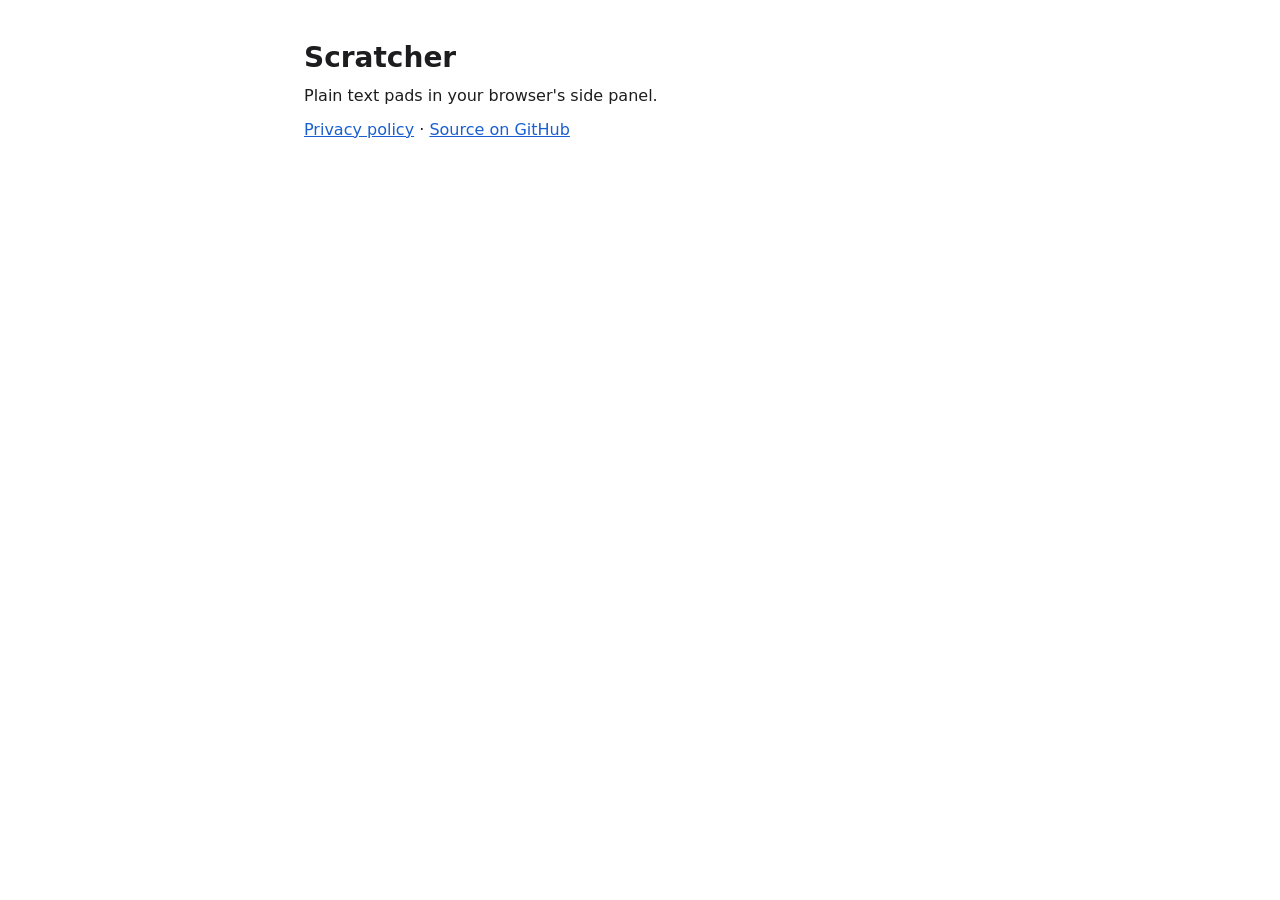
<file: index.html>
<!doctype html>
<html lang="en">
<head>
<meta charset="utf-8">
<meta name="viewport" content="width=device-width, initial-scale=1">
<title>Scratcher</title>
<link rel="stylesheet" href="style.css">
</head>
<body>
<main>
<h1>Scratcher</h1>
<p>Plain text pads in your browser's side panel.</p>
<p><a href="privacy.html">Privacy policy</a> · <a href="https://github.com/rcweston90/Scratcher">Source on GitHub</a></p>
</main>
</body>
</html>
</file>
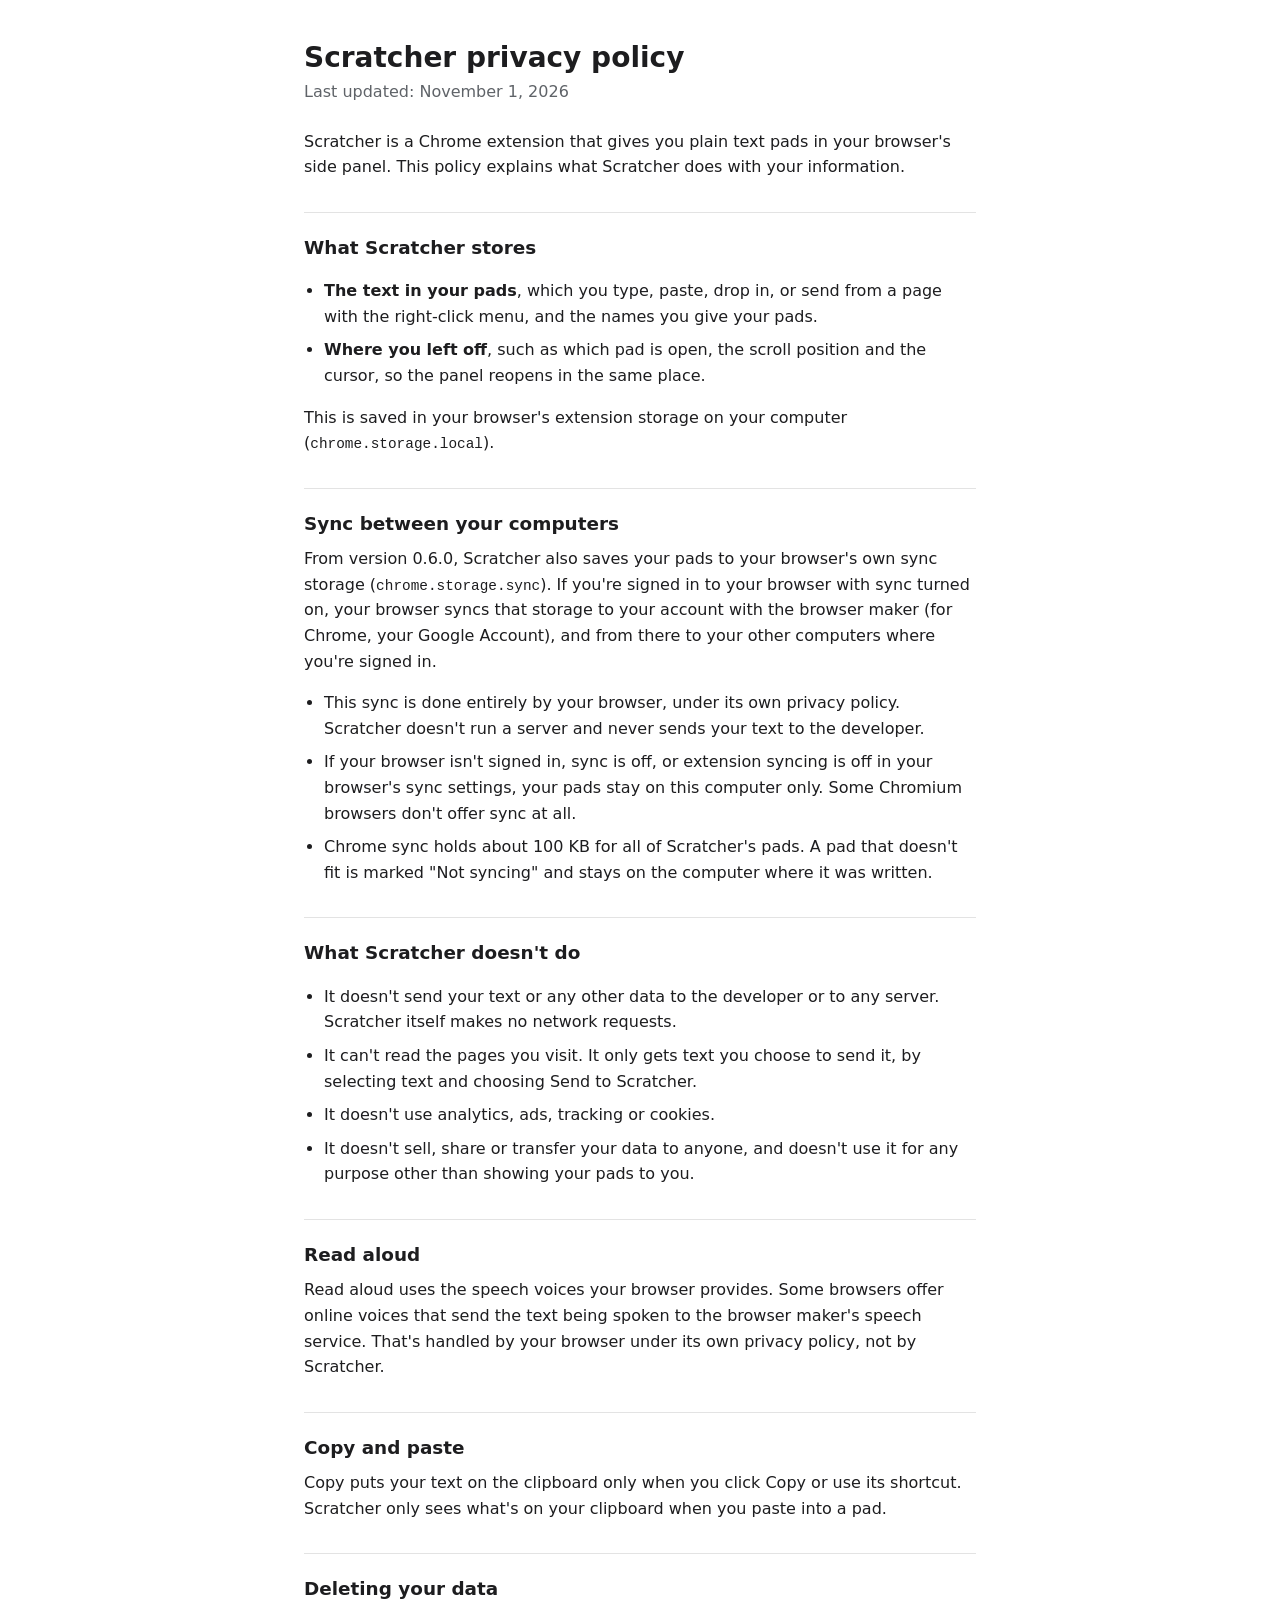
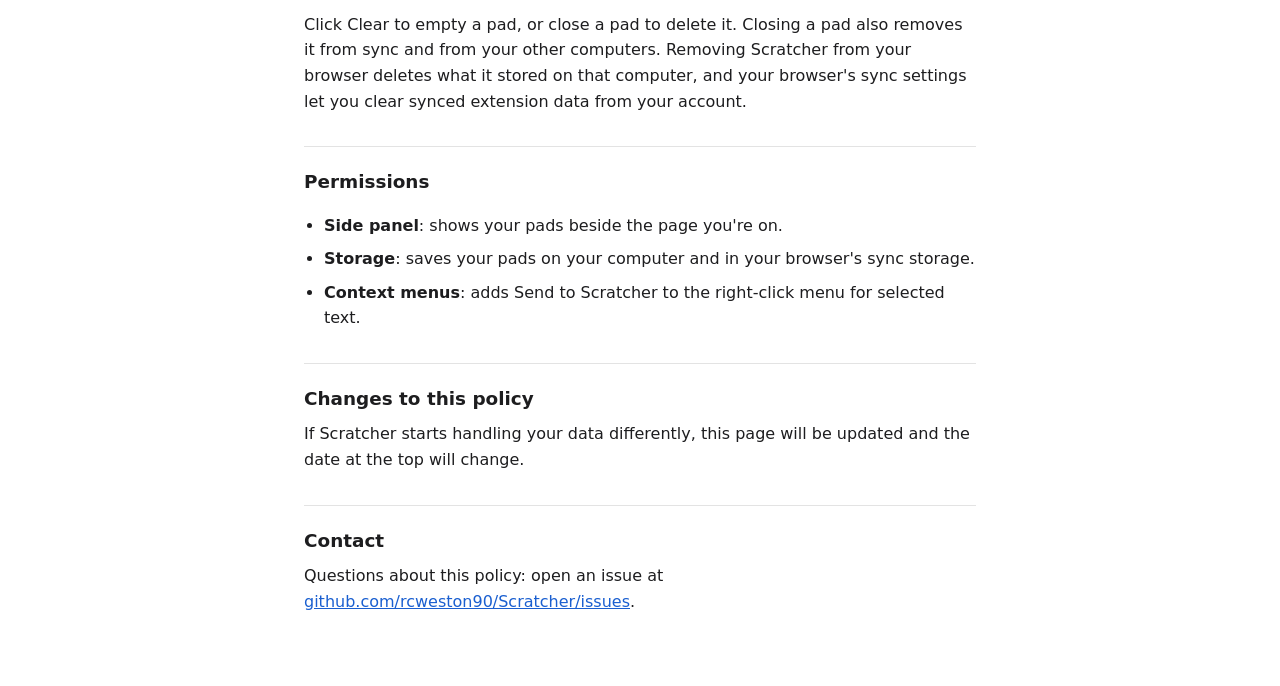
<file: privacy.html>
<!doctype html>
<html lang="en">
<head>
<meta charset="utf-8">
<meta name="viewport" content="width=device-width, initial-scale=1">
<title>Scratcher privacy policy</title>
<meta name="description" content="Privacy policy for Scratcher, a plain text pad in the browser's side panel.">
<link rel="stylesheet" href="style.css">
</head>
<body>
<main>
<h1>Scratcher privacy policy</h1>
<p class="updated">Last updated: November 1, 2026</p>

<p>Scratcher is a Chrome extension that gives you plain text pads in your browser's side panel. This policy explains what Scratcher does with your information.</p>

<h2>What Scratcher stores</h2>
<ul>
<li><strong>The text in your pads</strong>, which you type, paste, drop in, or send from a page with the right-click menu, and the names you give your pads.</li>
<li><strong>Where you left off</strong>, such as which pad is open, the scroll position and the cursor, so the panel reopens in the same place.</li>
</ul>
<p>This is saved in your browser's extension storage on your computer (<code>chrome.storage.local</code>).</p>

<h2>Sync between your computers</h2>
<p>From version 0.6.0, Scratcher also saves your pads to your browser's own sync storage (<code>chrome.storage.sync</code>). If you're signed in to your browser with sync turned on, your browser syncs that storage to your account with the browser maker (for Chrome, your Google Account), and from there to your other computers where you're signed in.</p>
<ul>
<li>This sync is done entirely by your browser, under its own privacy policy. Scratcher doesn't run a server and never sends your text to the developer.</li>
<li>If your browser isn't signed in, sync is off, or extension syncing is off in your browser's sync settings, your pads stay on this computer only. Some Chromium browsers don't offer sync at all.</li>
<li>Chrome sync holds about 100 KB for all of Scratcher's pads. A pad that doesn't fit is marked "Not syncing" and stays on the computer where it was written.</li>
</ul>

<h2>What Scratcher doesn't do</h2>
<ul>
<li>It doesn't send your text or any other data to the developer or to any server. Scratcher itself makes no network requests.</li>
<li>It can't read the pages you visit. It only gets text you choose to send it, by selecting text and choosing Send to Scratcher.</li>
<li>It doesn't use analytics, ads, tracking or cookies.</li>
<li>It doesn't sell, share or transfer your data to anyone, and doesn't use it for any purpose other than showing your pads to you.</li>
</ul>

<h2>Read aloud</h2>
<p>Read aloud uses the speech voices your browser provides. Some browsers offer online voices that send the text being spoken to the browser maker's speech service. That's handled by your browser under its own privacy policy, not by Scratcher.</p>

<h2>Copy and paste</h2>
<p>Copy puts your text on the clipboard only when you click Copy or use its shortcut. Scratcher only sees what's on your clipboard when you paste into a pad.</p>

<h2>Deleting your data</h2>
<p>Click Clear to empty a pad, or close a pad to delete it. Closing a pad also removes it from sync and from your other computers. Removing Scratcher from your browser deletes what it stored on that computer, and your browser's sync settings let you clear synced extension data from your account.</p>

<h2>Permissions</h2>
<ul>
<li><strong>Side panel</strong>: shows your pads beside the page you're on.</li>
<li><strong>Storage</strong>: saves your pads on your computer and in your browser's sync storage.</li>
<li><strong>Context menus</strong>: adds Send to Scratcher to the right-click menu for selected text.</li>
</ul>

<h2>Changes to this policy</h2>
<p>If Scratcher starts handling your data differently, this page will be updated and the date at the top will change.</p>

<h2>Contact</h2>
<p>Questions about this policy: open an issue at <a href="https://github.com/rcweston90/Scratcher/issues">github.com/rcweston90/Scratcher/issues</a>.</p>
</main>
</body>
</html>
</file>
<file: style.css>
:root{color-scheme:light dark;--bg:#fff;--fg:#1d1d1f;--muted:#5f6368;--line:#e3e3e3;--link:#1a5fd0}
@media (prefers-color-scheme:dark){:root{--bg:#141414;--fg:#ececec;--muted:#a0a0a0;--line:#2e2e2e;--link:#8ab4f8}}
html{background:var(--bg)}
body{margin:0 auto;max-width:42rem;padding:2.5rem 1rem 4rem;font:16px/1.6 system-ui,-apple-system,"Segoe UI",Roboto,sans-serif;color:var(--fg);background:var(--bg)}
h1{font-size:1.75rem;line-height:1.25;margin:0 0 .25rem}
h2{font-size:1.15rem;margin:2rem 0 .5rem;padding-top:1.25rem;border-top:1px solid var(--line)}
p,li{margin:.5rem 0}
ul{padding-left:1.25rem}
.updated{color:var(--muted);margin:0 0 1.5rem}
a{color:var(--link)}
code{font:.9em ui-monospace,SFMono-Regular,Menlo,monospace}
</file>
